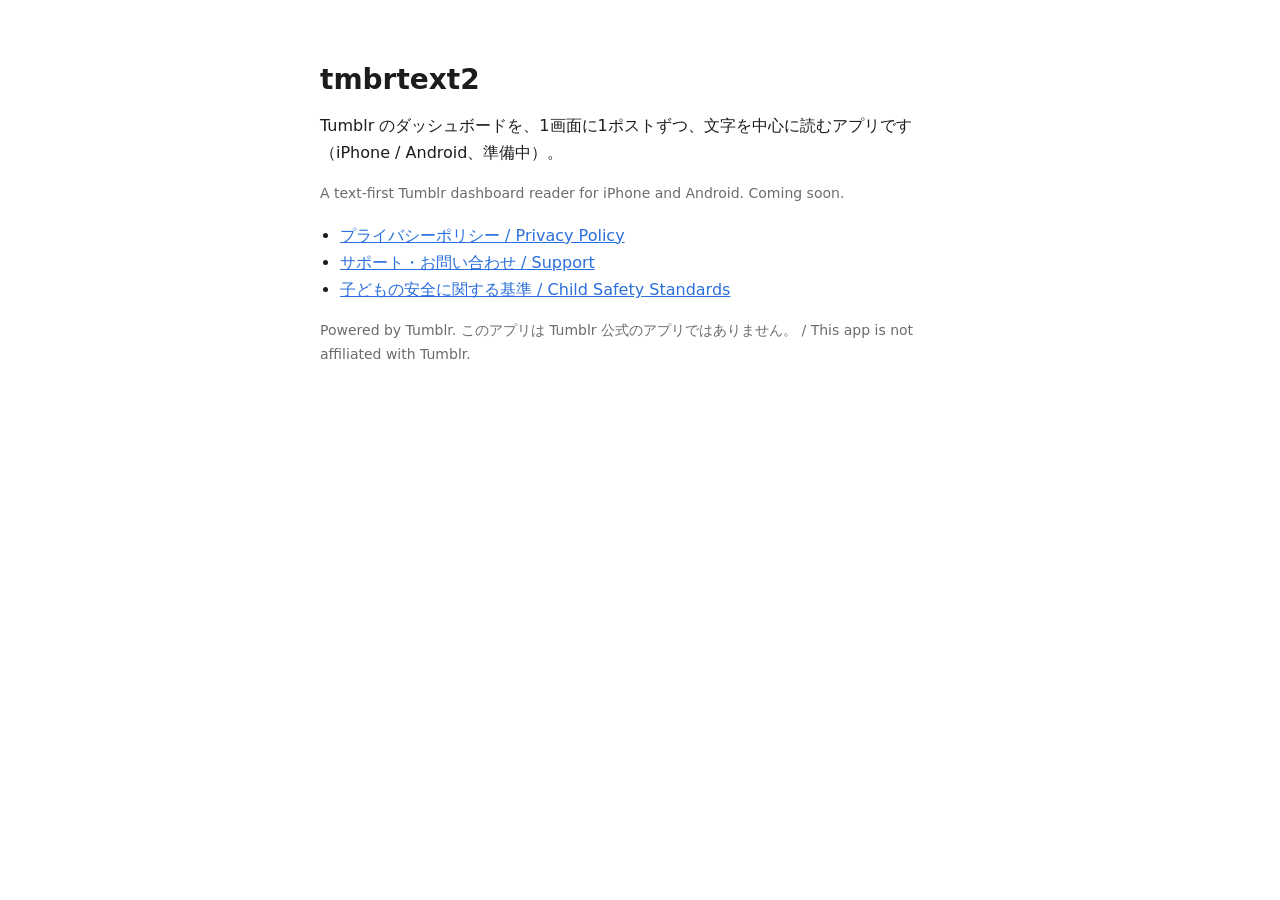
<file: index.html>
<!doctype html>
<html lang="ja">
<head>
<meta charset="utf-8">
<meta name="viewport" content="width=device-width, initial-scale=1">
<title>tmbrtext2</title>
<meta name="description" content="Tumblr のダッシュボードを、1画面に1ポストずつ、文字を中心に読むアプリ。">
<style>
  :root { color-scheme: light dark; --fg: #1c1c1e; --sub: #6b6b70; --bg: #fff; --link: #2a6fdb; }
  @media (prefers-color-scheme: dark) { :root { --fg: #ececee; --sub: #9a9aa0; --bg: #111113; --link: #7fb0ff; } }
  body { margin: 0; background: var(--bg); color: var(--fg); font-family: -apple-system, system-ui, "Hiragino Sans", "Noto Sans JP", sans-serif; line-height: 1.7; }
  main { max-width: 640px; margin: 0 auto; padding: 56px 20px; }
  h1 { font-size: 28px; margin: 0 0 8px; }
  p { margin: 0 0 16px; }
  .sub { color: var(--sub); font-size: 14px; }
  a { color: var(--link); }
  ul { padding-left: 20px; }
</style>
</head>
<body>
<main>
  <h1>tmbrtext2</h1>
  <p>Tumblr のダッシュボードを、1画面に1ポストずつ、文字を中心に読むアプリです（iPhone / Android、準備中）。</p>
  <p lang="en" class="sub">A text-first Tumblr dashboard reader for iPhone and Android. Coming soon.</p>
  <ul>
    <li><a href="privacy/">プライバシーポリシー / Privacy Policy</a></li>
    <li><a href="support/">サポート・お問い合わせ / Support</a></li>
    <li><a href="child-safety/">子どもの安全に関する基準 / Child Safety Standards</a></li>
  </ul>
  <p class="sub">Powered by Tumblr. このアプリは Tumblr 公式のアプリではありません。 / This app is not affiliated with Tumblr.</p>
</main>
</body>
</html>
</file>
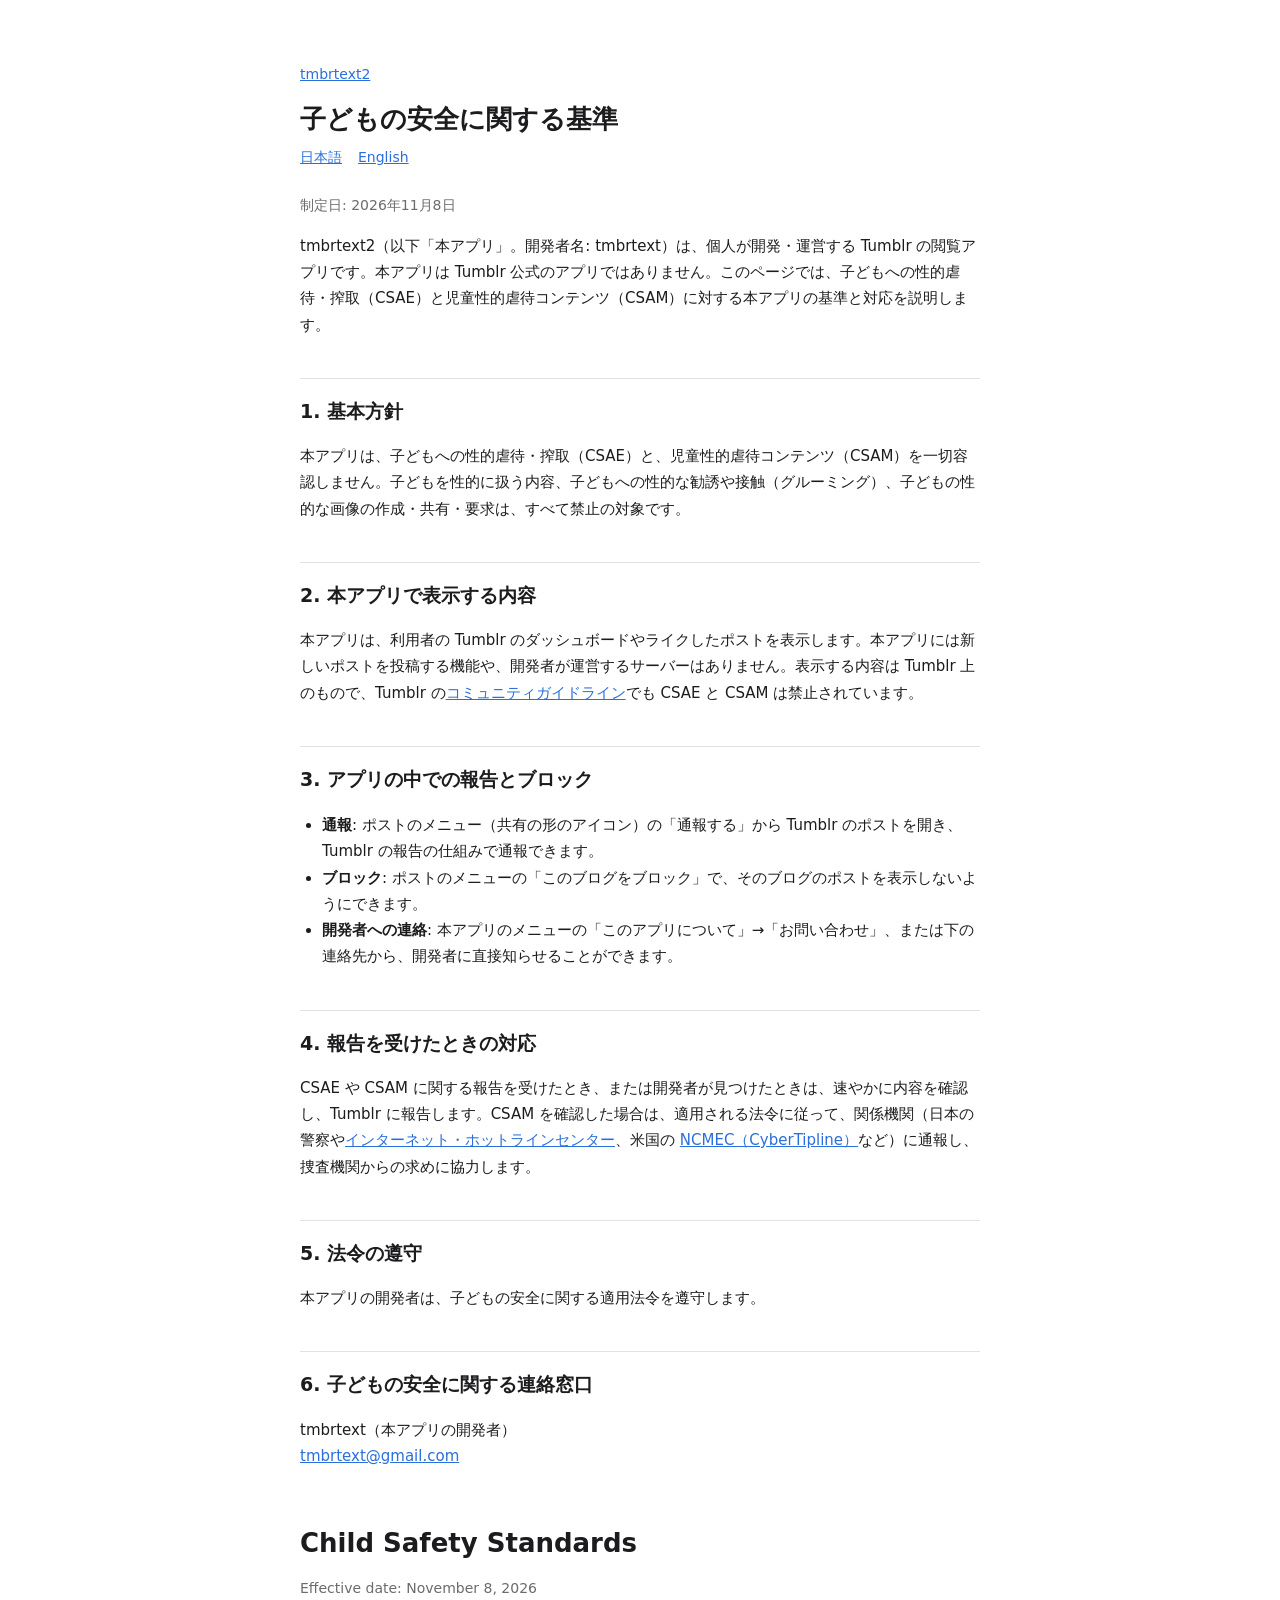
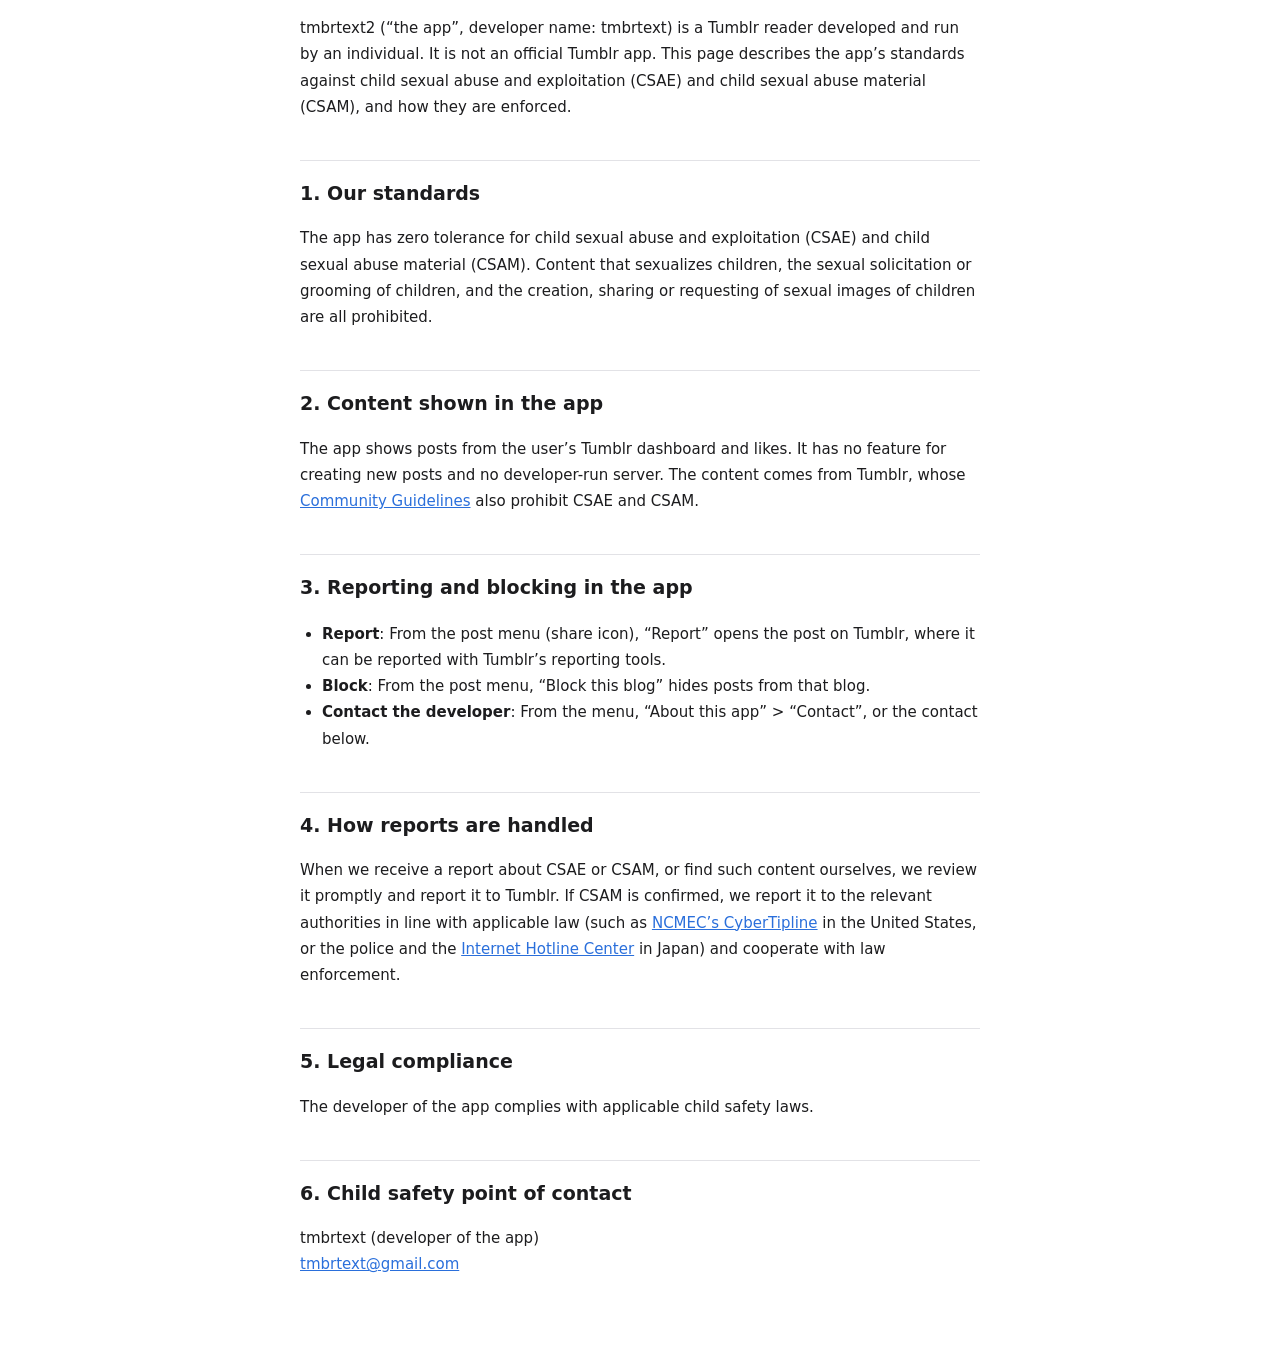
<file: child-safety/index.html>
<!doctype html>
<html lang="ja">
<head>
<meta charset="utf-8">
<meta name="viewport" content="width=device-width, initial-scale=1">
<title>子どもの安全に関する基準 / Child Safety Standards — tmbrtext2</title>
<link rel="stylesheet" href="../assets/site.css">
</head>
<body>
<main>
<p class="home"><a href="../">tmbrtext2</a></p>
<h1>子どもの安全に関する基準</h1>
<p class="lang"><a href="#ja">日本語</a><a href="#en">English</a></p>

<section id="ja" lang="ja">
<p class="sub">制定日: 2026年11月8日</p>
<p>tmbrtext2（以下「本アプリ」。開発者名: tmbrtext）は、個人が開発・運営する Tumblr の閲覧アプリです。本アプリは Tumblr 公式のアプリではありません。このページでは、子どもへの性的虐待・搾取（CSAE）と児童性的虐待コンテンツ（CSAM）に対する本アプリの基準と対応を説明します。</p>

<h2 id="ja-policy">1. 基本方針</h2>
<p>本アプリは、子どもへの性的虐待・搾取（CSAE）と、児童性的虐待コンテンツ（CSAM）を一切容認しません。子どもを性的に扱う内容、子どもへの性的な勧誘や接触（グルーミング）、子どもの性的な画像の作成・共有・要求は、すべて禁止の対象です。</p>

<h2 id="ja-content">2. 本アプリで表示する内容</h2>
<p>本アプリは、利用者の Tumblr のダッシュボードやライクしたポストを表示します。本アプリには新しいポストを投稿する機能や、開発者が運営するサーバーはありません。表示する内容は Tumblr 上のもので、Tumblr の<a href="https://www.tumblr.com/policy/community">コミュニティガイドライン</a>でも CSAE と CSAM は禁止されています。</p>

<h2 id="ja-report">3. アプリの中での報告とブロック</h2>
<ul>
<li><strong>通報</strong>: ポストのメニュー（共有の形のアイコン）の「通報する」から Tumblr のポストを開き、Tumblr の報告の仕組みで通報できます。</li>
<li><strong>ブロック</strong>: ポストのメニューの「このブログをブロック」で、そのブログのポストを表示しないようにできます。</li>
<li><strong>開発者への連絡</strong>: 本アプリのメニューの「このアプリについて」→「お問い合わせ」、または下の連絡先から、開発者に直接知らせることができます。</li>
</ul>

<h2 id="ja-action">4. 報告を受けたときの対応</h2>
<p>CSAE や CSAM に関する報告を受けたとき、または開発者が見つけたときは、速やかに内容を確認し、Tumblr に報告します。CSAM を確認した場合は、適用される法令に従って、関係機関（日本の警察や<a href="https://www.internethotline.jp/">インターネット・ホットラインセンター</a>、米国の <a href="https://report.cybertip.org/">NCMEC（CyberTipline）</a>など）に通報し、捜査機関からの求めに協力します。</p>

<h2 id="ja-law">5. 法令の遵守</h2>
<p>本アプリの開発者は、子どもの安全に関する適用法令を遵守します。</p>

<h2 id="ja-contact">6. 子どもの安全に関する連絡窓口</h2>
<p>tmbrtext（本アプリの開発者）<br><a href="mailto:tmbrtext@gmail.com">tmbrtext@gmail.com</a></p>
</section>

<section id="en" lang="en">
<h1 style="margin-top:56px">Child Safety Standards</h1>
<p class="sub">Effective date: November 8, 2026</p>
<p>tmbrtext2 (“the app”, developer name: tmbrtext) is a Tumblr reader developed and run by an individual. It is not an official Tumblr app. This page describes the app’s standards against child sexual abuse and exploitation (CSAE) and child sexual abuse material (CSAM), and how they are enforced.</p>

<h2 id="en-policy">1. Our standards</h2>
<p>The app has zero tolerance for child sexual abuse and exploitation (CSAE) and child sexual abuse material (CSAM). Content that sexualizes children, the sexual solicitation or grooming of children, and the creation, sharing or requesting of sexual images of children are all prohibited.</p>

<h2 id="en-content">2. Content shown in the app</h2>
<p>The app shows posts from the user’s Tumblr dashboard and likes. It has no feature for creating new posts and no developer-run server. The content comes from Tumblr, whose <a href="https://www.tumblr.com/policy/community">Community Guidelines</a> also prohibit CSAE and CSAM.</p>

<h2 id="en-report">3. Reporting and blocking in the app</h2>
<ul>
<li><strong>Report</strong>: From the post menu (share icon), “Report” opens the post on Tumblr, where it can be reported with Tumblr’s reporting tools.</li>
<li><strong>Block</strong>: From the post menu, “Block this blog” hides posts from that blog.</li>
<li><strong>Contact the developer</strong>: From the menu, “About this app” &gt; “Contact”, or the contact below.</li>
</ul>

<h2 id="en-action">4. How reports are handled</h2>
<p>When we receive a report about CSAE or CSAM, or find such content ourselves, we review it promptly and report it to Tumblr. If CSAM is confirmed, we report it to the relevant authorities in line with applicable law (such as <a href="https://report.cybertip.org/">NCMEC’s CyberTipline</a> in the United States, or the police and the <a href="https://www.internethotline.jp/">Internet Hotline Center</a> in Japan) and cooperate with law enforcement.</p>

<h2 id="en-law">5. Legal compliance</h2>
<p>The developer of the app complies with applicable child safety laws.</p>

<h2 id="en-contact">6. Child safety point of contact</h2>
<p>tmbrtext (developer of the app)<br><a href="mailto:tmbrtext@gmail.com">tmbrtext@gmail.com</a></p>
</section>
</main>
</body>
</html>
</file>
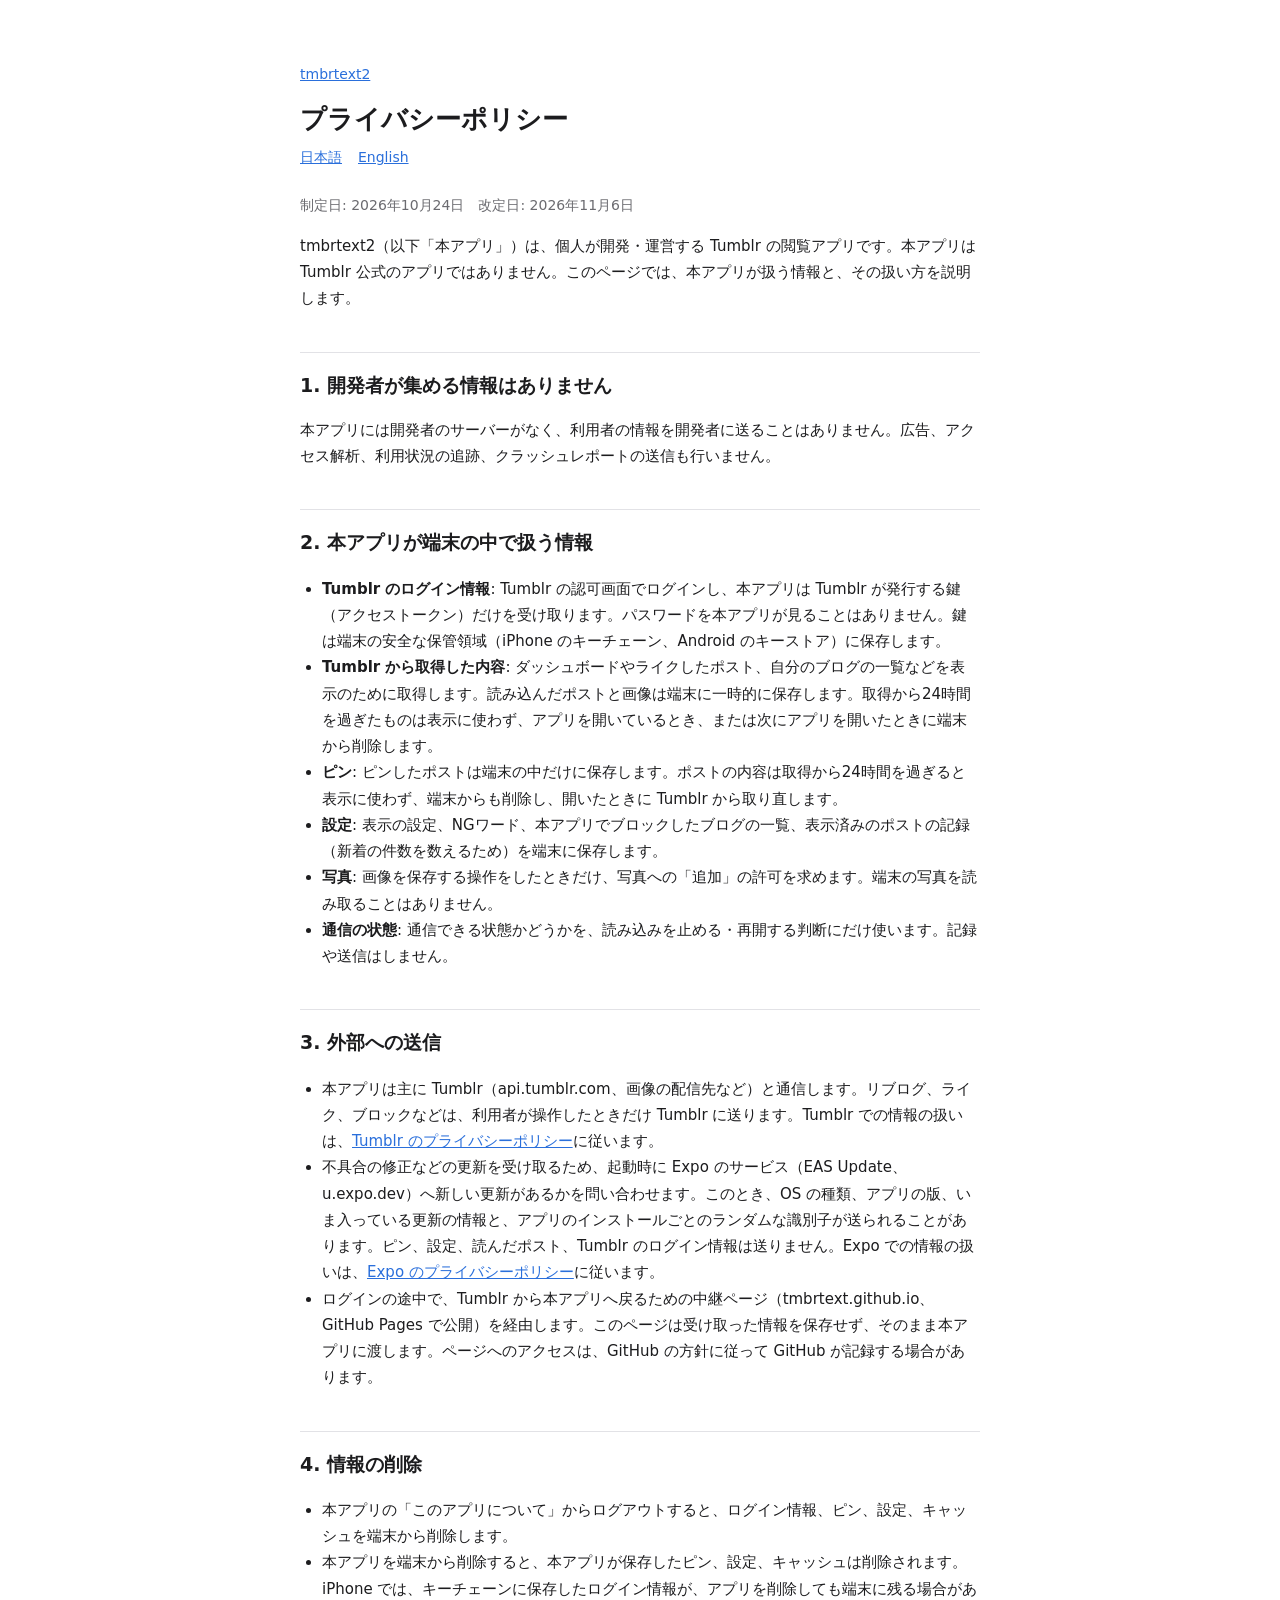
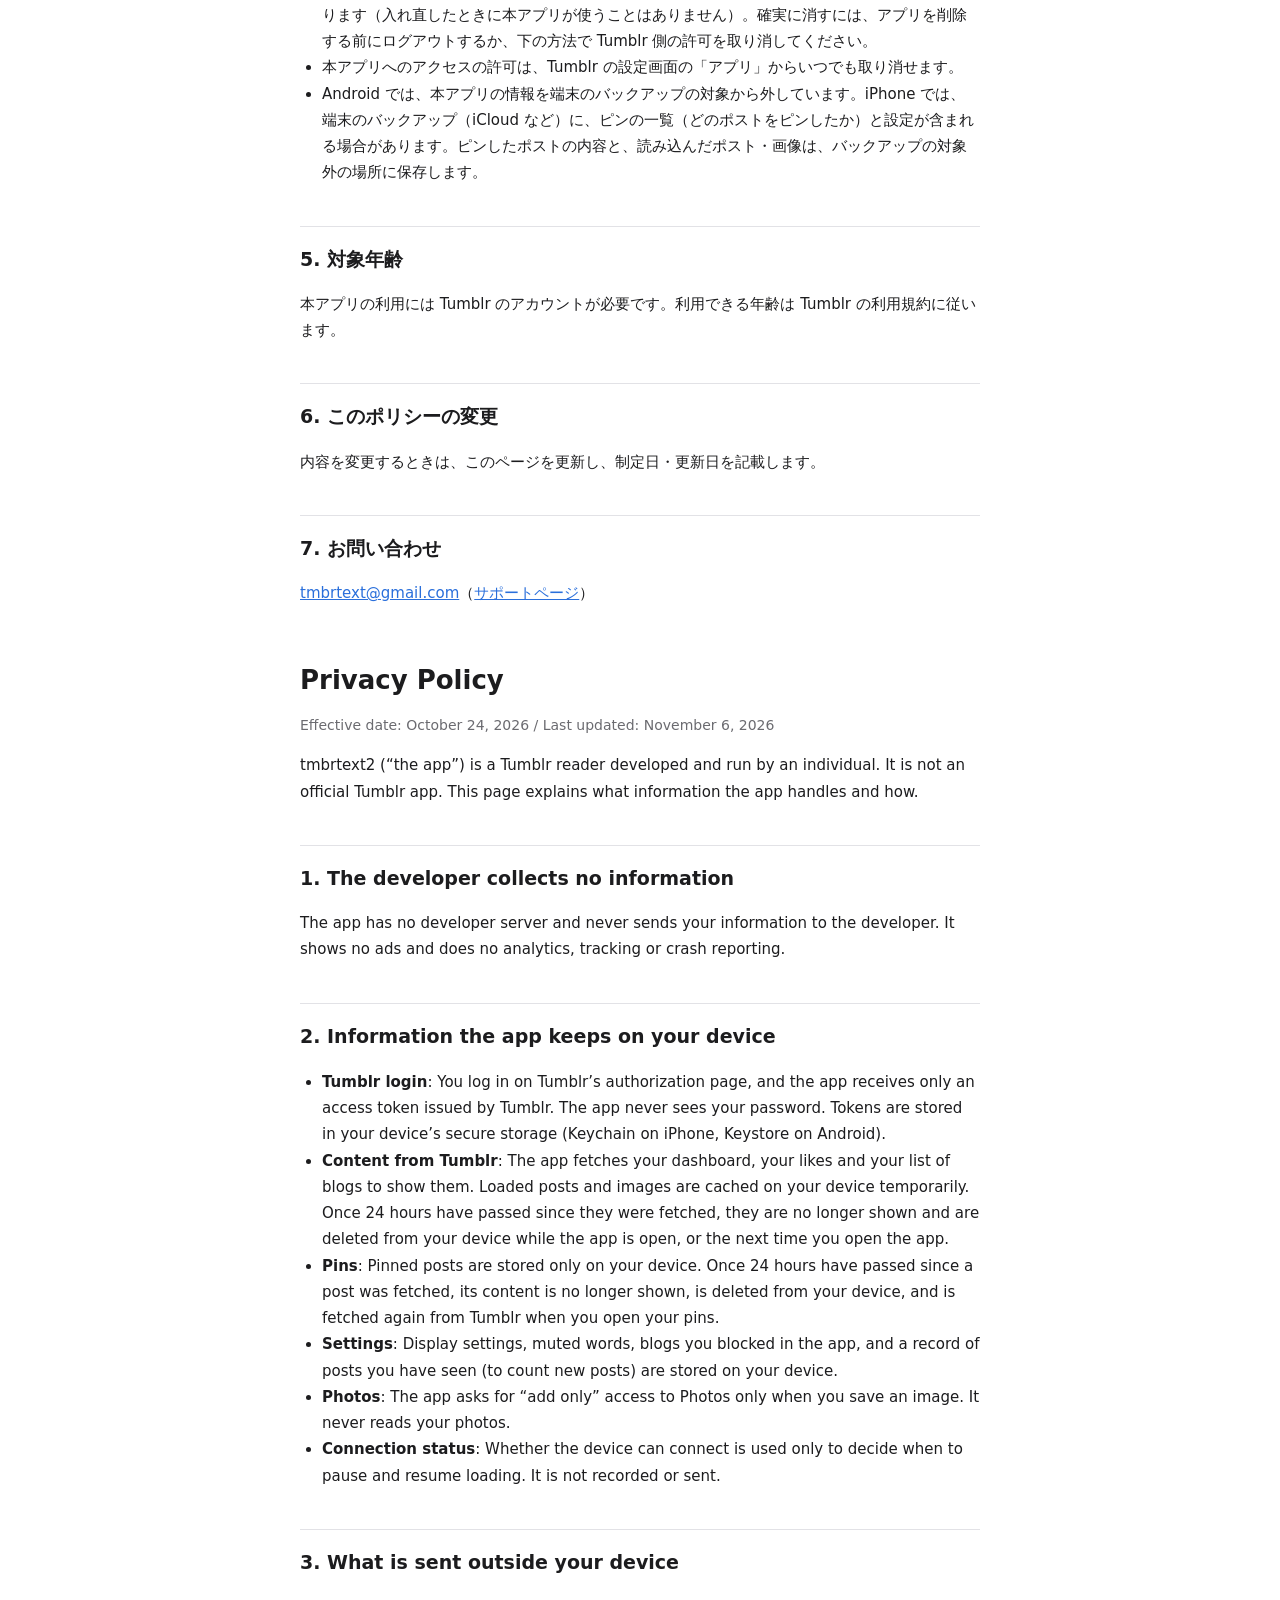
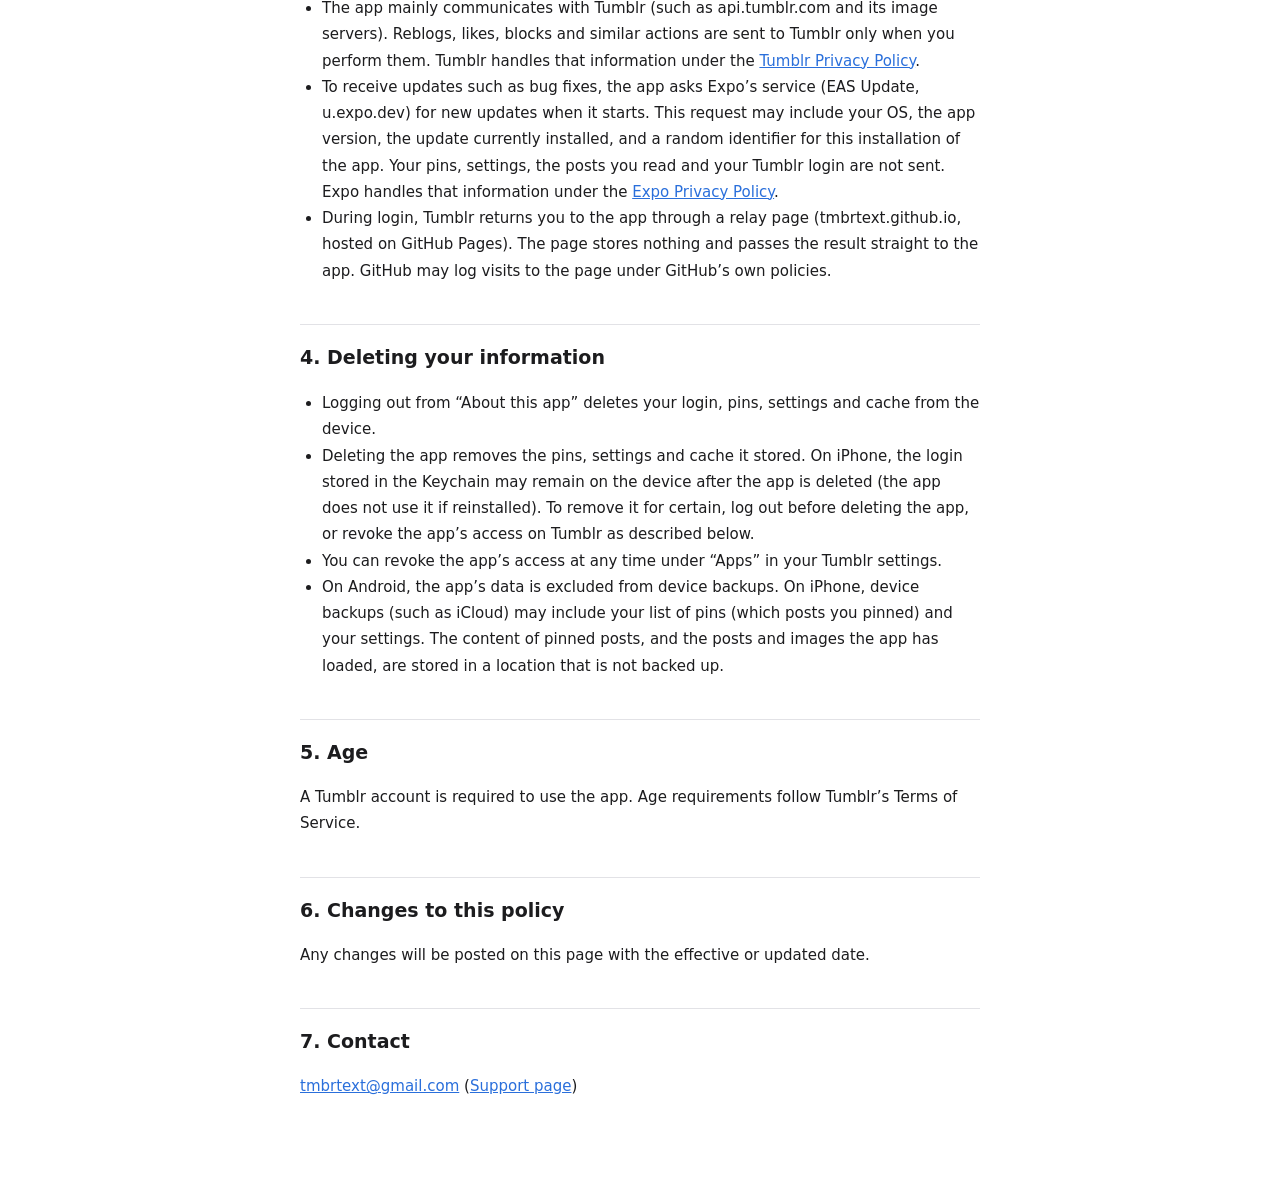
<file: privacy/index.html>
<!doctype html>
<html lang="ja">
<head>
<meta charset="utf-8">
<meta name="viewport" content="width=device-width, initial-scale=1">
<title>プライバシーポリシー / Privacy Policy — tmbrtext2</title>
<link rel="stylesheet" href="../assets/site.css">
</head>
<body>
<main>
<p class="home"><a href="../">tmbrtext2</a></p>
<h1>プライバシーポリシー</h1>
<p class="lang"><a href="#ja">日本語</a><a href="#en">English</a></p>

<section id="ja" lang="ja">
<p class="sub">制定日: 2026年10月24日　改定日: 2026年11月6日</p>
<p>tmbrtext2（以下「本アプリ」）は、個人が開発・運営する Tumblr の閲覧アプリです。本アプリは Tumblr 公式のアプリではありません。このページでは、本アプリが扱う情報と、その扱い方を説明します。</p>

<h2>1. 開発者が集める情報はありません</h2>
<p>本アプリには開発者のサーバーがなく、利用者の情報を開発者に送ることはありません。広告、アクセス解析、利用状況の追跡、クラッシュレポートの送信も行いません。</p>

<h2>2. 本アプリが端末の中で扱う情報</h2>
<ul>
<li><strong>Tumblr のログイン情報</strong>: Tumblr の認可画面でログインし、本アプリは Tumblr が発行する鍵（アクセストークン）だけを受け取ります。パスワードを本アプリが見ることはありません。鍵は端末の安全な保管領域（iPhone のキーチェーン、Android のキーストア）に保存します。</li>
<li><strong>Tumblr から取得した内容</strong>: ダッシュボードやライクしたポスト、自分のブログの一覧などを表示のために取得します。読み込んだポストと画像は端末に一時的に保存します。取得から24時間を過ぎたものは表示に使わず、アプリを開いているとき、または次にアプリを開いたときに端末から削除します。</li>
<li><strong>ピン</strong>: ピンしたポストは端末の中だけに保存します。ポストの内容は取得から24時間を過ぎると表示に使わず、端末からも削除し、開いたときに Tumblr から取り直します。</li>
<li><strong>設定</strong>: 表示の設定、NGワード、本アプリでブロックしたブログの一覧、表示済みのポストの記録（新着の件数を数えるため）を端末に保存します。</li>
<li><strong>写真</strong>: 画像を保存する操作をしたときだけ、写真への「追加」の許可を求めます。端末の写真を読み取ることはありません。</li>
<li><strong>通信の状態</strong>: 通信できる状態かどうかを、読み込みを止める・再開する判断にだけ使います。記録や送信はしません。</li>
</ul>

<h2>3. 外部への送信</h2>
<ul>
<li>本アプリは主に Tumblr（api.tumblr.com、画像の配信先など）と通信します。リブログ、ライク、ブロックなどは、利用者が操作したときだけ Tumblr に送ります。Tumblr での情報の扱いは、<a href="https://www.tumblr.com/privacy">Tumblr のプライバシーポリシー</a>に従います。</li>
<li>不具合の修正などの更新を受け取るため、起動時に Expo のサービス（EAS Update、u.expo.dev）へ新しい更新があるかを問い合わせます。このとき、OS の種類、アプリの版、いま入っている更新の情報と、アプリのインストールごとのランダムな識別子が送られることがあります。ピン、設定、読んだポスト、Tumblr のログイン情報は送りません。Expo での情報の扱いは、<a href="https://expo.dev/privacy">Expo のプライバシーポリシー</a>に従います。</li>
<li>ログインの途中で、Tumblr から本アプリへ戻るための中継ページ（tmbrtext.github.io、GitHub Pages で公開）を経由します。このページは受け取った情報を保存せず、そのまま本アプリに渡します。ページへのアクセスは、GitHub の方針に従って GitHub が記録する場合があります。</li>
</ul>

<h2>4. 情報の削除</h2>
<ul>
<li>本アプリの「このアプリについて」からログアウトすると、ログイン情報、ピン、設定、キャッシュを端末から削除します。</li>
<li>本アプリを端末から削除すると、本アプリが保存したピン、設定、キャッシュは削除されます。iPhone では、キーチェーンに保存したログイン情報が、アプリを削除しても端末に残る場合があります（入れ直したときに本アプリが使うことはありません）。確実に消すには、アプリを削除する前にログアウトするか、下の方法で Tumblr 側の許可を取り消してください。</li>
<li>本アプリへのアクセスの許可は、Tumblr の設定画面の「アプリ」からいつでも取り消せます。</li>
<li>Android では、本アプリの情報を端末のバックアップの対象から外しています。iPhone では、端末のバックアップ（iCloud など）に、ピンの一覧（どのポストをピンしたか）と設定が含まれる場合があります。ピンしたポストの内容と、読み込んだポスト・画像は、バックアップの対象外の場所に保存します。</li>
</ul>

<h2>5. 対象年齢</h2>
<p>本アプリの利用には Tumblr のアカウントが必要です。利用できる年齢は Tumblr の利用規約に従います。</p>

<h2>6. このポリシーの変更</h2>
<p>内容を変更するときは、このページを更新し、制定日・更新日を記載します。</p>

<h2>7. お問い合わせ</h2>
<p><a href="mailto:tmbrtext@gmail.com">tmbrtext@gmail.com</a>（<a href="../support/">サポートページ</a>）</p>
</section>

<section id="en" lang="en">
<h1 style="margin-top:56px">Privacy Policy</h1>
<p class="sub">Effective date: October 24, 2026 / Last updated: November 6, 2026</p>
<p>tmbrtext2 (“the app”) is a Tumblr reader developed and run by an individual. It is not an official Tumblr app. This page explains what information the app handles and how.</p>

<h2>1. The developer collects no information</h2>
<p>The app has no developer server and never sends your information to the developer. It shows no ads and does no analytics, tracking or crash reporting.</p>

<h2>2. Information the app keeps on your device</h2>
<ul>
<li><strong>Tumblr login</strong>: You log in on Tumblr’s authorization page, and the app receives only an access token issued by Tumblr. The app never sees your password. Tokens are stored in your device’s secure storage (Keychain on iPhone, Keystore on Android).</li>
<li><strong>Content from Tumblr</strong>: The app fetches your dashboard, your likes and your list of blogs to show them. Loaded posts and images are cached on your device temporarily. Once 24 hours have passed since they were fetched, they are no longer shown and are deleted from your device while the app is open, or the next time you open the app.</li>
<li><strong>Pins</strong>: Pinned posts are stored only on your device. Once 24 hours have passed since a post was fetched, its content is no longer shown, is deleted from your device, and is fetched again from Tumblr when you open your pins.</li>
<li><strong>Settings</strong>: Display settings, muted words, blogs you blocked in the app, and a record of posts you have seen (to count new posts) are stored on your device.</li>
<li><strong>Photos</strong>: The app asks for “add only” access to Photos only when you save an image. It never reads your photos.</li>
<li><strong>Connection status</strong>: Whether the device can connect is used only to decide when to pause and resume loading. It is not recorded or sent.</li>
</ul>

<h2>3. What is sent outside your device</h2>
<ul>
<li>The app mainly communicates with Tumblr (such as api.tumblr.com and its image servers). Reblogs, likes, blocks and similar actions are sent to Tumblr only when you perform them. Tumblr handles that information under the <a href="https://www.tumblr.com/privacy">Tumblr Privacy Policy</a>.</li>
<li>To receive updates such as bug fixes, the app asks Expo’s service (EAS Update, u.expo.dev) for new updates when it starts. This request may include your OS, the app version, the update currently installed, and a random identifier for this installation of the app. Your pins, settings, the posts you read and your Tumblr login are not sent. Expo handles that information under the <a href="https://expo.dev/privacy">Expo Privacy Policy</a>.</li>
<li>During login, Tumblr returns you to the app through a relay page (tmbrtext.github.io, hosted on GitHub Pages). The page stores nothing and passes the result straight to the app. GitHub may log visits to the page under GitHub’s own policies.</li>
</ul>

<h2>4. Deleting your information</h2>
<ul>
<li>Logging out from “About this app” deletes your login, pins, settings and cache from the device.</li>
<li>Deleting the app removes the pins, settings and cache it stored. On iPhone, the login stored in the Keychain may remain on the device after the app is deleted (the app does not use it if reinstalled). To remove it for certain, log out before deleting the app, or revoke the app’s access on Tumblr as described below.</li>
<li>You can revoke the app’s access at any time under “Apps” in your Tumblr settings.</li>
<li>On Android, the app’s data is excluded from device backups. On iPhone, device backups (such as iCloud) may include your list of pins (which posts you pinned) and your settings. The content of pinned posts, and the posts and images the app has loaded, are stored in a location that is not backed up.</li>
</ul>

<h2>5. Age</h2>
<p>A Tumblr account is required to use the app. Age requirements follow Tumblr’s Terms of Service.</p>

<h2>6. Changes to this policy</h2>
<p>Any changes will be posted on this page with the effective or updated date.</p>

<h2>7. Contact</h2>
<p><a href="mailto:tmbrtext@gmail.com">tmbrtext@gmail.com</a> (<a href="../support/#en">Support page</a>)</p>
</section>
</main>
</body>
</html>
</file>
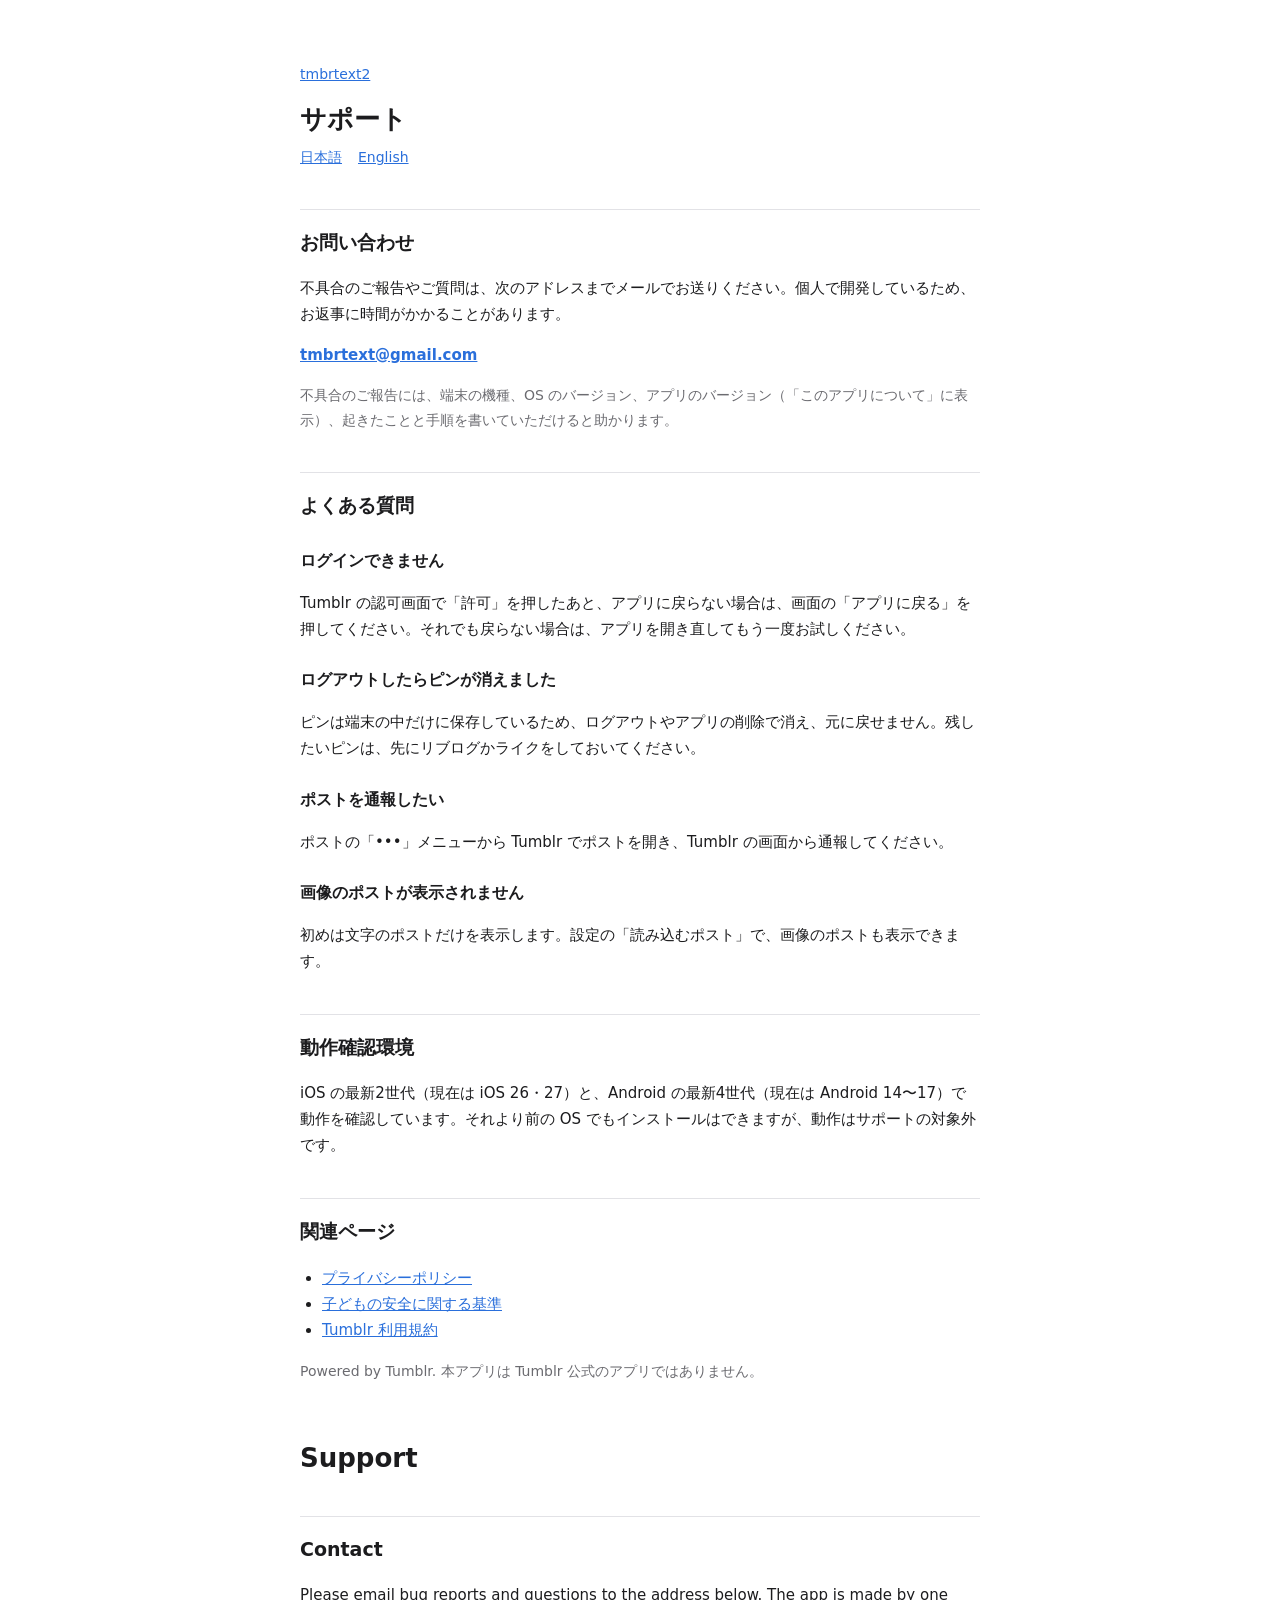
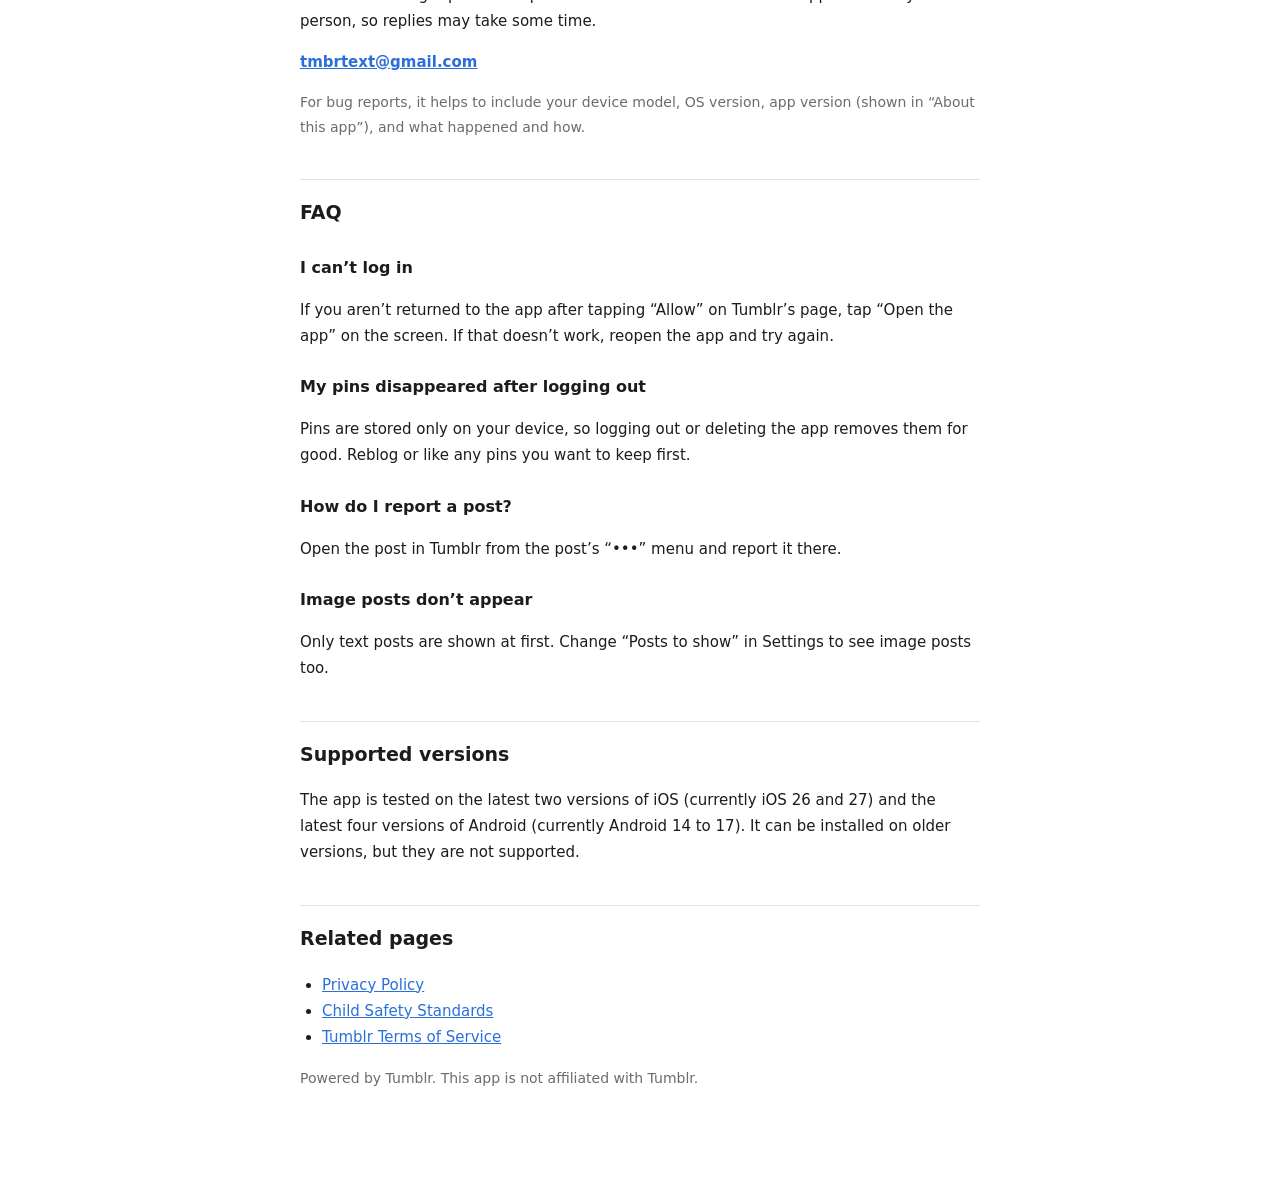
<file: support/index.html>
<!doctype html>
<html lang="ja">
<head>
<meta charset="utf-8">
<meta name="viewport" content="width=device-width, initial-scale=1">
<title>サポート / Support — tmbrtext2</title>
<link rel="stylesheet" href="../assets/site.css">
</head>
<body>
<main>
<p class="home"><a href="../">tmbrtext2</a></p>
<h1>サポート</h1>
<p class="lang"><a href="#ja">日本語</a><a href="#en">English</a></p>

<section id="ja" lang="ja">
<h2>お問い合わせ</h2>
<p>不具合のご報告やご質問は、次のアドレスまでメールでお送りください。個人で開発しているため、お返事に時間がかかることがあります。</p>
<p><strong><a href="mailto:tmbrtext@gmail.com">tmbrtext@gmail.com</a></strong></p>
<p class="sub">不具合のご報告には、端末の機種、OS のバージョン、アプリのバージョン（「このアプリについて」に表示）、起きたことと手順を書いていただけると助かります。</p>

<h2>よくある質問</h2>
<h3>ログインできません</h3>
<p>Tumblr の認可画面で「許可」を押したあと、アプリに戻らない場合は、画面の「アプリに戻る」を押してください。それでも戻らない場合は、アプリを開き直してもう一度お試しください。</p>
<h3>ログアウトしたらピンが消えました</h3>
<p>ピンは端末の中だけに保存しているため、ログアウトやアプリの削除で消え、元に戻せません。残したいピンは、先にリブログかライクをしておいてください。</p>
<h3>ポストを通報したい</h3>
<p>ポストの「•••」メニューから Tumblr でポストを開き、Tumblr の画面から通報してください。</p>
<h3>画像のポストが表示されません</h3>
<p>初めは文字のポストだけを表示します。設定の「読み込むポスト」で、画像のポストも表示できます。</p>

<h2>動作確認環境</h2>
<p>iOS の最新2世代（現在は iOS 26・27）と、Android の最新4世代（現在は Android 14〜17）で動作を確認しています。それより前の OS でもインストールはできますが、動作はサポートの対象外です。</p>

<h2>関連ページ</h2>
<ul>
<li><a href="../privacy/">プライバシーポリシー</a></li>
<li><a href="../child-safety/">子どもの安全に関する基準</a></li>
<li><a href="https://www.tumblr.com/policy/terms-of-service">Tumblr 利用規約</a></li>
</ul>
<p class="sub">Powered by Tumblr. 本アプリは Tumblr 公式のアプリではありません。</p>
</section>

<section id="en" lang="en">
<h1 style="margin-top:56px">Support</h1>
<h2>Contact</h2>
<p>Please email bug reports and questions to the address below. The app is made by one person, so replies may take some time.</p>
<p><strong><a href="mailto:tmbrtext@gmail.com">tmbrtext@gmail.com</a></strong></p>
<p class="sub">For bug reports, it helps to include your device model, OS version, app version (shown in “About this app”), and what happened and how.</p>

<h2>FAQ</h2>
<h3>I can’t log in</h3>
<p>If you aren’t returned to the app after tapping “Allow” on Tumblr’s page, tap “Open the app” on the screen. If that doesn’t work, reopen the app and try again.</p>
<h3>My pins disappeared after logging out</h3>
<p>Pins are stored only on your device, so logging out or deleting the app removes them for good. Reblog or like any pins you want to keep first.</p>
<h3>How do I report a post?</h3>
<p>Open the post in Tumblr from the post’s “•••” menu and report it there.</p>
<h3>Image posts don’t appear</h3>
<p>Only text posts are shown at first. Change “Posts to show” in Settings to see image posts too.</p>

<h2>Supported versions</h2>
<p>The app is tested on the latest two versions of iOS (currently iOS 26 and 27) and the latest four versions of Android (currently Android 14 to 17). It can be installed on older versions, but they are not supported.</p>

<h2>Related pages</h2>
<ul>
<li><a href="../privacy/#en">Privacy Policy</a></li>
<li><a href="../child-safety/#en">Child Safety Standards</a></li>
<li><a href="https://www.tumblr.com/policy/terms-of-service">Tumblr Terms of Service</a></li>
</ul>
<p class="sub">Powered by Tumblr. This app is not affiliated with Tumblr.</p>
</section>
</main>
</body>
</html>
</file>
<file: assets/site.css>
:root { color-scheme: light dark; --fg: #1c1c1e; --sub: #6b6b70; --bg: #fff; --line: #e2e2e6; --link: #2a6fdb; }
@media (prefers-color-scheme: dark) { :root { --fg: #ececee; --sub: #9a9aa0; --bg: #111113; --line: #2c2c30; --link: #7fb0ff; } }
body { margin: 0; background: var(--bg); color: var(--fg); font-family: -apple-system, system-ui, "Hiragino Sans", "Noto Sans JP", sans-serif; line-height: 1.75; }
main { max-width: 680px; margin: 0 auto; padding: 48px 20px 72px; }
h1 { font-size: 26px; line-height: 1.4; margin: 0 0 8px; }
h2 { font-size: 19px; margin: 40px 0 8px; padding-top: 16px; border-top: 1px solid var(--line); }
h3 { font-size: 16px; margin: 24px 0 4px; }
p, li { font-size: 15px; }
ul { padding-left: 22px; }
a { color: var(--link); }
.sub { color: var(--sub); font-size: 14px; }
.lang { display: flex; gap: 16px; margin: 0 0 24px; font-size: 14px; }
.home { font-size: 14px; }
</file>
